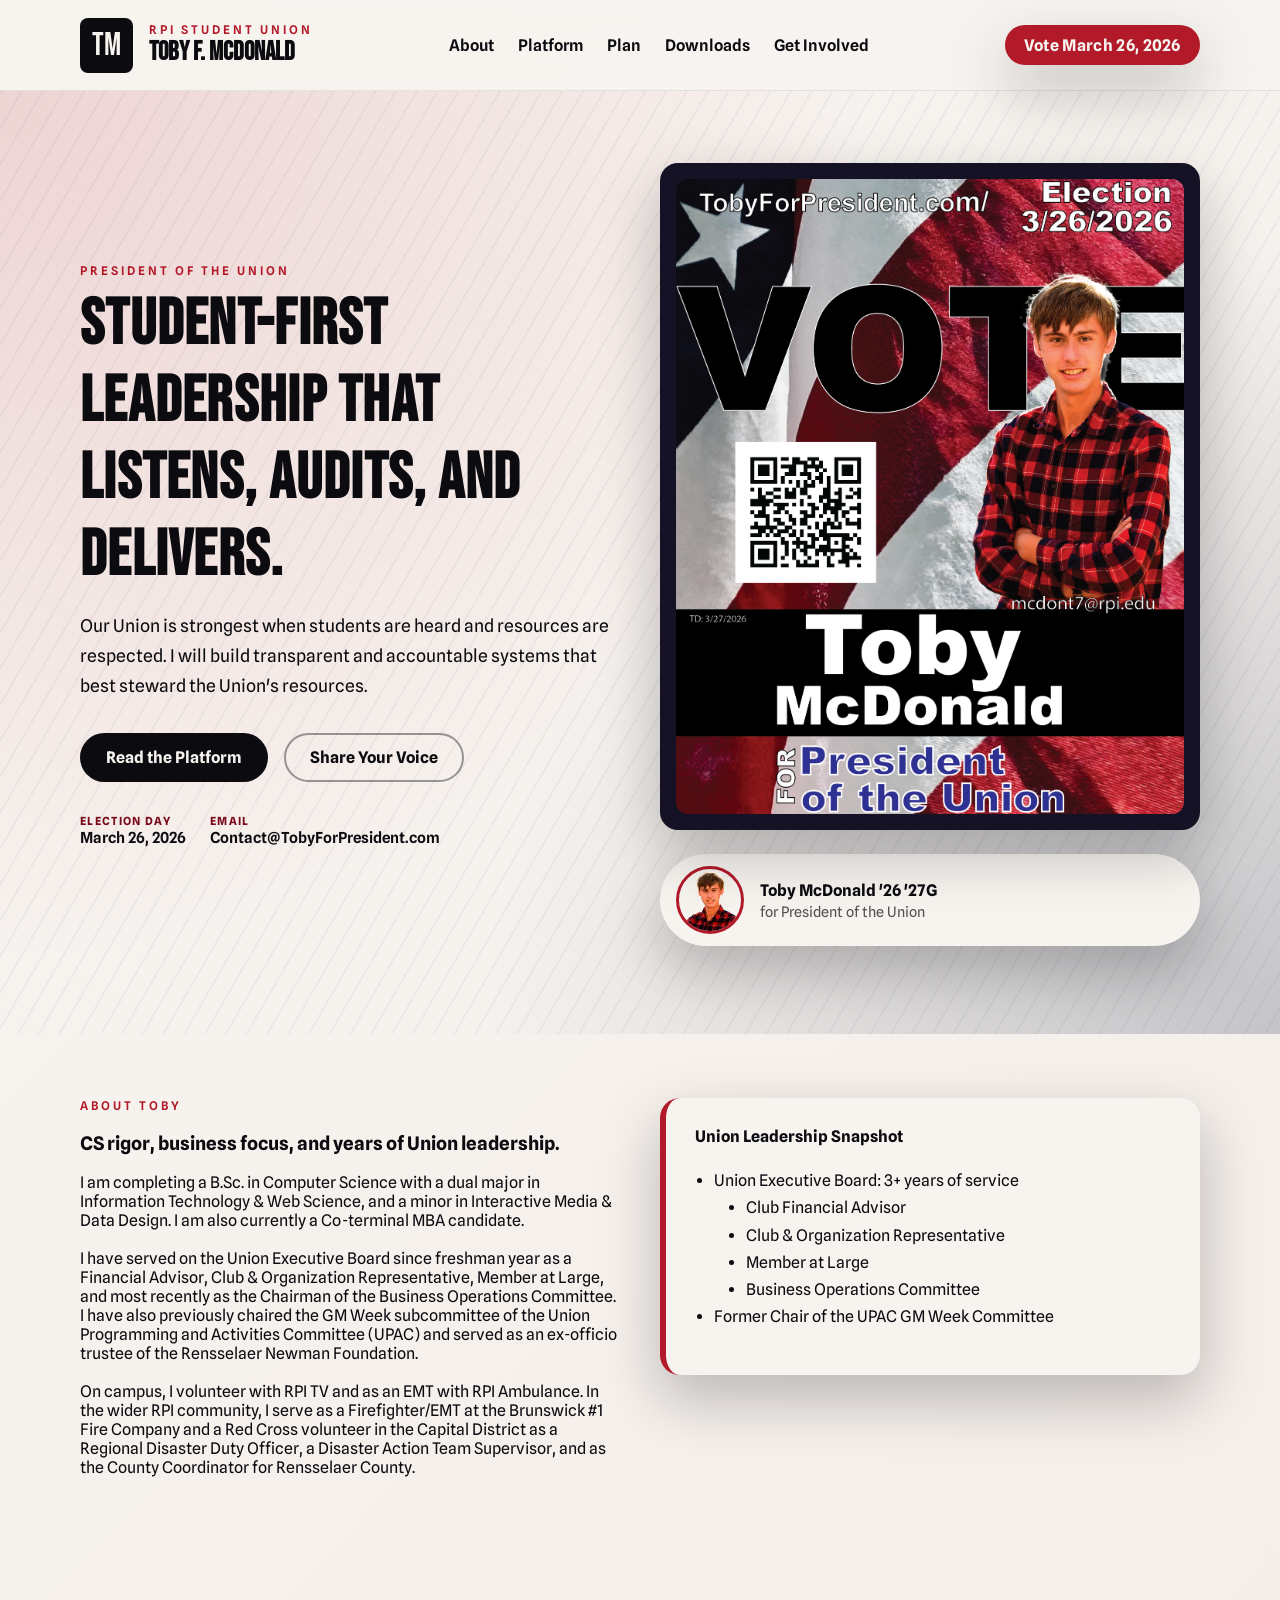
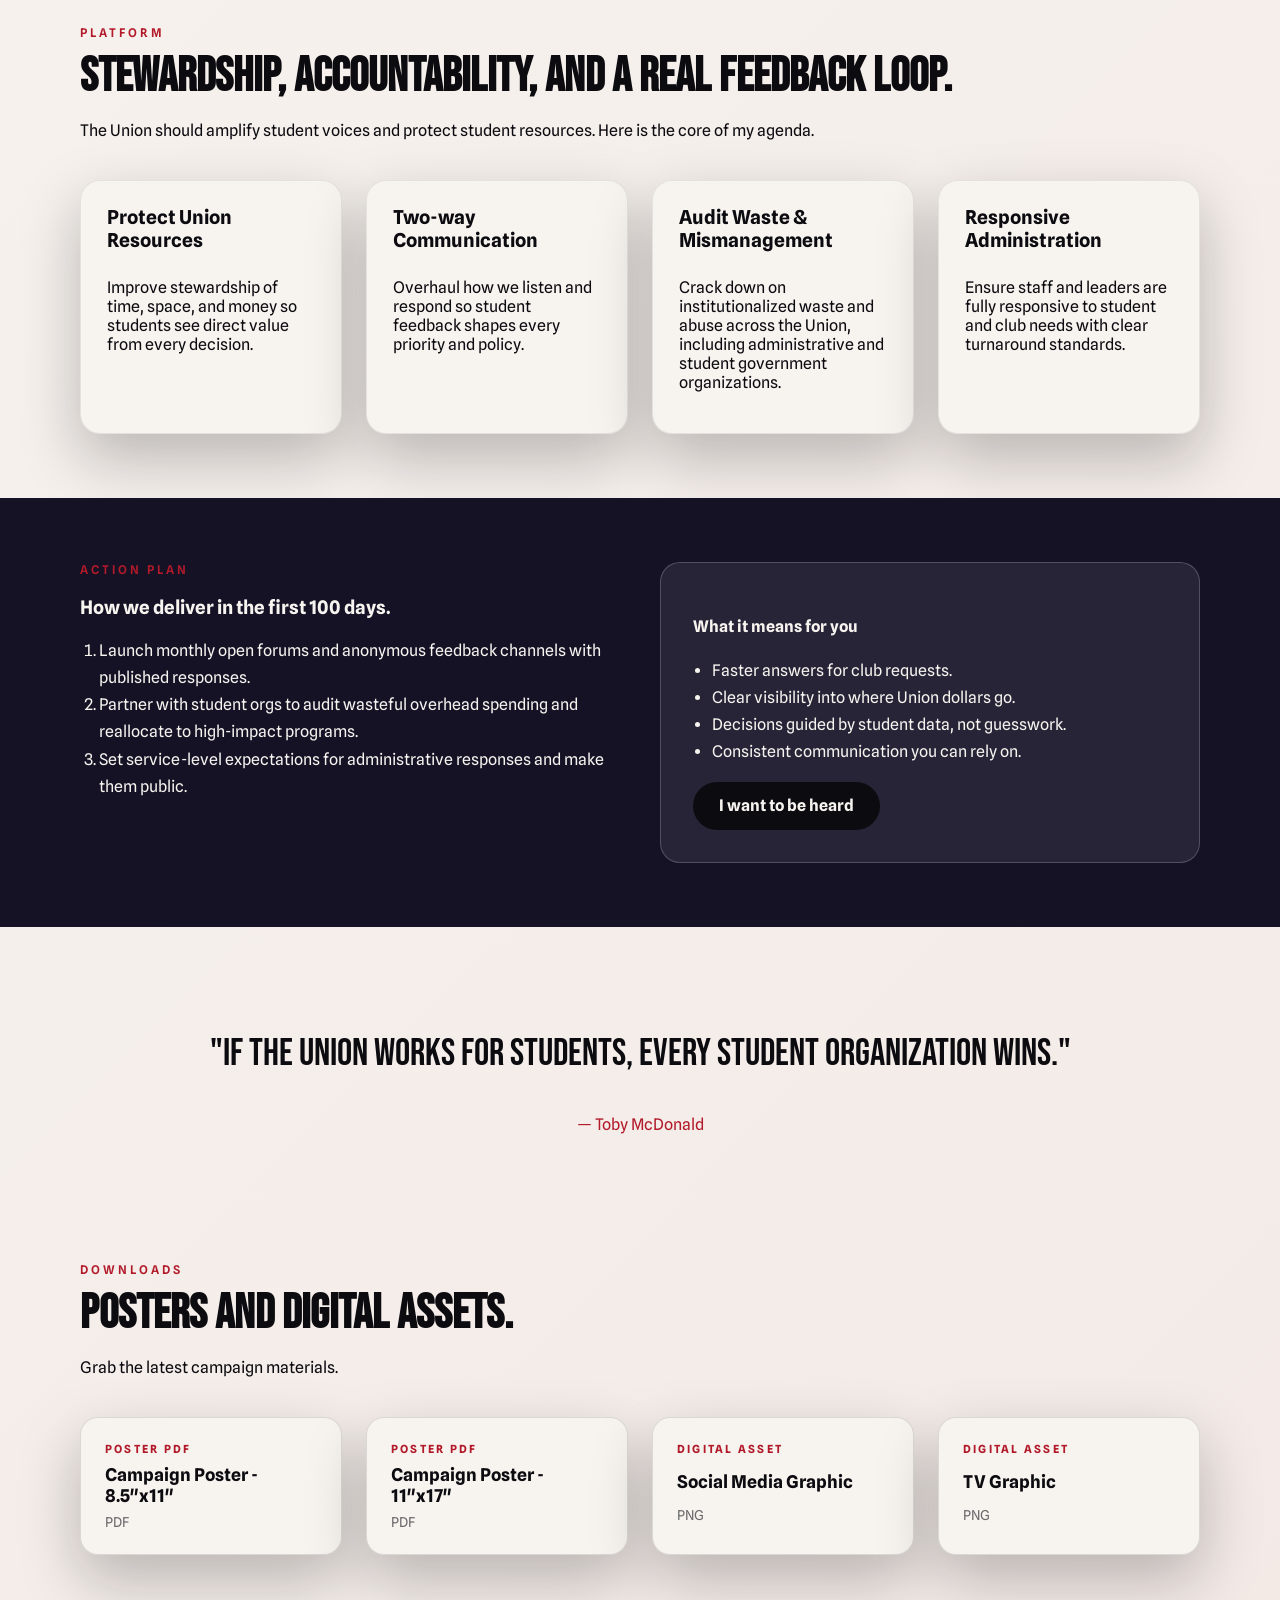
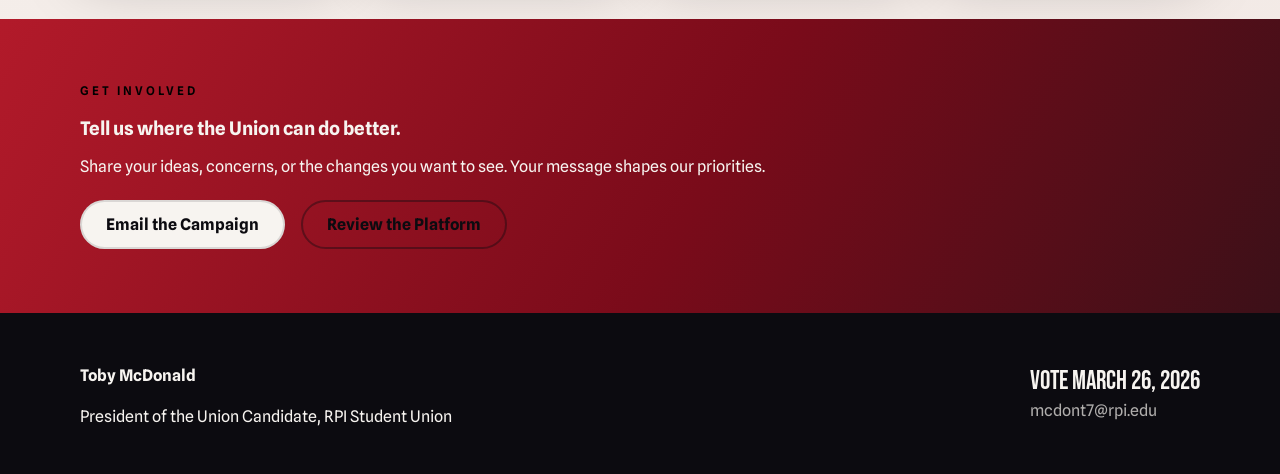
<file: index.html>
<!doctype html>
<html lang="en">
<head>
  <meta charset="utf-8" />
  <meta name="viewport" content="width=device-width, initial-scale=1" />
  <title>Toby McDonald for President of the Union</title>
  <meta name="description" content="Vote March 26, 2026. A student-first platform for transparent stewardship, two-way communication, and accountable leadership." />
  <link rel="stylesheet" href="styles.css" />
</head>
<body>
  <header class="site-header">
    <div class="container nav">
      <div class="brand">
        <span class="brand-mark">TM</span>
        <div class="brand-text">
          <p class="eyebrow">RPI Student Union</p>
          <h1>Toby F. McDonald</h1>
        </div>
      </div>
      <nav class="nav-links">
        <a href="#about">About</a>
        <a href="#platform">Platform</a>
        <a href="#plan">Plan</a>
        <a href="#downloads">Downloads</a>
        <a href="#get-involved">Get Involved</a>
      </nav>
      <a class="cta" href="#get-involved">Vote March 26, 2026</a>
    </div>
  </header>

  <main>
    <section class="hero">
      <div class="hero-bg"></div>
      <div class="container hero-grid">
        <div class="hero-copy">
          <p class="eyebrow">President of the Union</p>
          <h2>Student-first leadership that listens, audits, and delivers.</h2>
          <p class="lead">
            Our Union is strongest when students are heard and resources are respected.
            I will build transparent and accountable systems that best steward the Union's resources.
          </p>
          <div class="hero-actions">
            <a class="btn primary" href="#platform">Read the Platform</a>
            <a class="btn ghost" href="#get-involved">Share Your Voice</a>
          </div>
          <div class="hero-meta">
            <div>
              <span class="meta-label">Election Day</span>
              <span class="meta-value">March 26, 2026</span>
            </div>
            <div>
              <span class="meta-label">Email</span>
              <span class="meta-value">Contact@TobyForPresident.com</span>
            </div>
          </div>
        </div>

        <div class="hero-visual">
          <div class="poster-frame">
            <img src="assets/campaign-poster.png" alt="Campaign poster for Toby McDonald" />
          </div>
          <div class="portrait-card">
            <img src="assets/portrait.png" alt="Toby McDonald" />
            <div>
              <p class="portrait-name">Toby McDonald '26 '27G</p>
              <p class="portrait-title">for President of the Union</p>
            </div>
          </div>
        </div>
      </div>
    </section>

    <section id="about" class="section">
      <div class="container about-grid">
        <div class="about-copy">
          <p class="eyebrow">About Toby</p>
          <h3>CS rigor, business focus, and years of Union leadership.</h3>
          <p>
            I am completing a B.Sc. in Computer Science with a dual major in Information Technology & Web Science, and
			a minor in Interactive Media & Data Design. I am also currently a Co-terminal MBA candidate.
          </p>
          <p>
            I have served on the Union Executive Board since freshman year as a Financial Advisor, Club & Organization
            Representative, Member at Large, and most recently as the Chairman of the Business Operations Committee.
            I have also previously chaired the GM Week subcommittee of the Union Programming and Activities Committee (UPAC)
			and served as an ex-officio trustee of the Rensselaer Newman Foundation.
          </p>
          <p>
            On campus, I volunteer with RPI TV and as an EMT with RPI Ambulance. In the wider RPI community, I serve as a
			Firefighter/EMT at the Brunswick #1 Fire Company and a Red Cross volunteer in the Capital District as a Regional
			Disaster Duty Officer, a Disaster Action Team Supervisor, and as the County Coordinator for Rensselaer County.
          </p>
        </div>
        <div class="about-highlight">
          <h4>Union Leadership Snapshot</h4>
          <ul>
            <li>Union Executive Board: 3+ years of service</li>
			<li style="margin-left:2em">Club Financial Advisor</li>
			<li style="margin-left:2em">Club & Organization Representative</li>
			<li style="margin-left:2em">Member at Large</li>
			<li style="margin-left:2em">Business Operations Committee</li>
            <li>Former Chair of the UPAC GM Week Committee</li>
          </ul>
        </div>
      </div>
    </section>

    <section id="platform" class="section">
      <div class="container">
        <div class="section-title">
          <p class="eyebrow">Platform</p>
          <h3>Stewardship, accountability, and a real feedback loop.</h3>
          <p>
            The Union should amplify student voices and protect student resources. Here is the core of my agenda.
          </p>
        </div>
        <div class="card-grid">
          <article class="card">
            <h4>Protect Union Resources</h4>
            <p>Improve stewardship of time, space, and money so students see direct value from every decision.</p>
          </article>
          <article class="card">
            <h4>Two-way Communication</h4>
            <p>Overhaul how we listen and respond so student feedback shapes every priority and policy.</p>
          </article>
          <article class="card">
            <h4>Audit Waste & Mismanagement</h4>
            <p>Crack down on institutionalized waste and abuse across the Union, including administrative and student government organizations.</p>
          </article>
          <article class="card">
            <h4>Responsive Administration</h4>
            <p>Ensure staff and leaders are fully responsive to student and club needs with clear turnaround standards.</p>
          </article>
        </div>
      </div>
    </section>

    <section id="plan" class="section section-alt">
      <div class="container plan-grid">
        <div>
          <p class="eyebrow">Action Plan</p>
          <h3>How we deliver in the first 100 days.</h3>
          <ol class="plan-list">
            <li>Launch monthly open forums and anonymous feedback channels with published responses.</li>
            <li>Partner with student orgs to audit wasteful overhead spending and reallocate to high-impact programs.</li>
            <li>Set service-level expectations for administrative responses and make them public.</li>
          </ol>
        </div>
        <div class="plan-panel">
          <h4>What it means for you</h4>
          <ul>
            <li>Faster answers for club requests.</li>
            <li>Clear visibility into where Union dollars go.</li>
            <li>Decisions guided by student data, not guesswork.</li>
            <li>Consistent communication you can rely on.</li>
          </ul>
          <a class="btn primary" href="#get-involved">I want to be heard</a>
        </div>
      </div>
    </section>

    <section class="section">
      <div class="container quote">
        <p>"If the Union works for students, every student organization wins."</p>
        <span>— Toby McDonald</span>
      </div>
    </section>

    <section id="downloads" class="section">
      <div class="container">
        <div class="section-title">
          <p class="eyebrow">Downloads</p>
          <h3>Posters and digital assets.</h3>
          <p>
            Grab the latest campaign materials.
          </p>
        </div>
        <div class="download-grid">
          <a class="download-card" href="assets/poster-1.pdf" download>
            <span class="download-label">Poster PDF</span>
            <span class="download-title">Campaign Poster - 8.5"x11"</span>
            <span class="download-meta">PDF</span>
          </a>
          <a class="download-card" href="assets/poster-2.pdf" download>
            <span class="download-label">Poster PDF</span>
            <span class="download-title">Campaign Poster - 11"x17"</span>
            <span class="download-meta">PDF</span>
          </a>
          <a class="download-card" href="assets/digital-asset-1.png" download>
            <span class="download-label">Digital Asset</span>
            <span class="download-title">Social Media Graphic</span>
            <span class="download-meta">PNG</span>
          </a>
          <a class="download-card" href="assets/digital-asset-2.png" download>
            <span class="download-label">Digital Asset</span>
            <span class="download-title">TV Graphic</span>
            <span class="download-meta">PNG</span>
          </a>
        </div>
      </div>
    </section>

    <section id="get-involved" class="section section-cta">
      <div class="container cta-grid">
        <div>
          <p class="eyebrow" style="color:black;">Get Involved</p>
          <h3>Tell us where the Union can do better.</h3>
          <p>
            Share your ideas, concerns, or the changes you want to see. Your message shapes our priorities.
          </p>
          <div class="cta-actions">
            <a class="btn light" href="mailto:contact@TobyForPresident.com">Email the Campaign</a>
            <a class="btn ghost" href="#platform">Review the Platform</a>
          </div>
        </div>
      </div>
    </section>
  </main>

  <footer class="site-footer">
    <div class="container footer-grid">
      <div>
        <h4>Toby McDonald</h4>
        <p>President of the Union Candidate, RPI Student Union</p>
      </div>
      <div>
        <p class="footer-cta">Vote March 26, 2026</p>
        <p class="footer-email">mcdont7@rpi.edu</p>
      </div>
    </div>
  </footer>
</body>
</html>
</file>
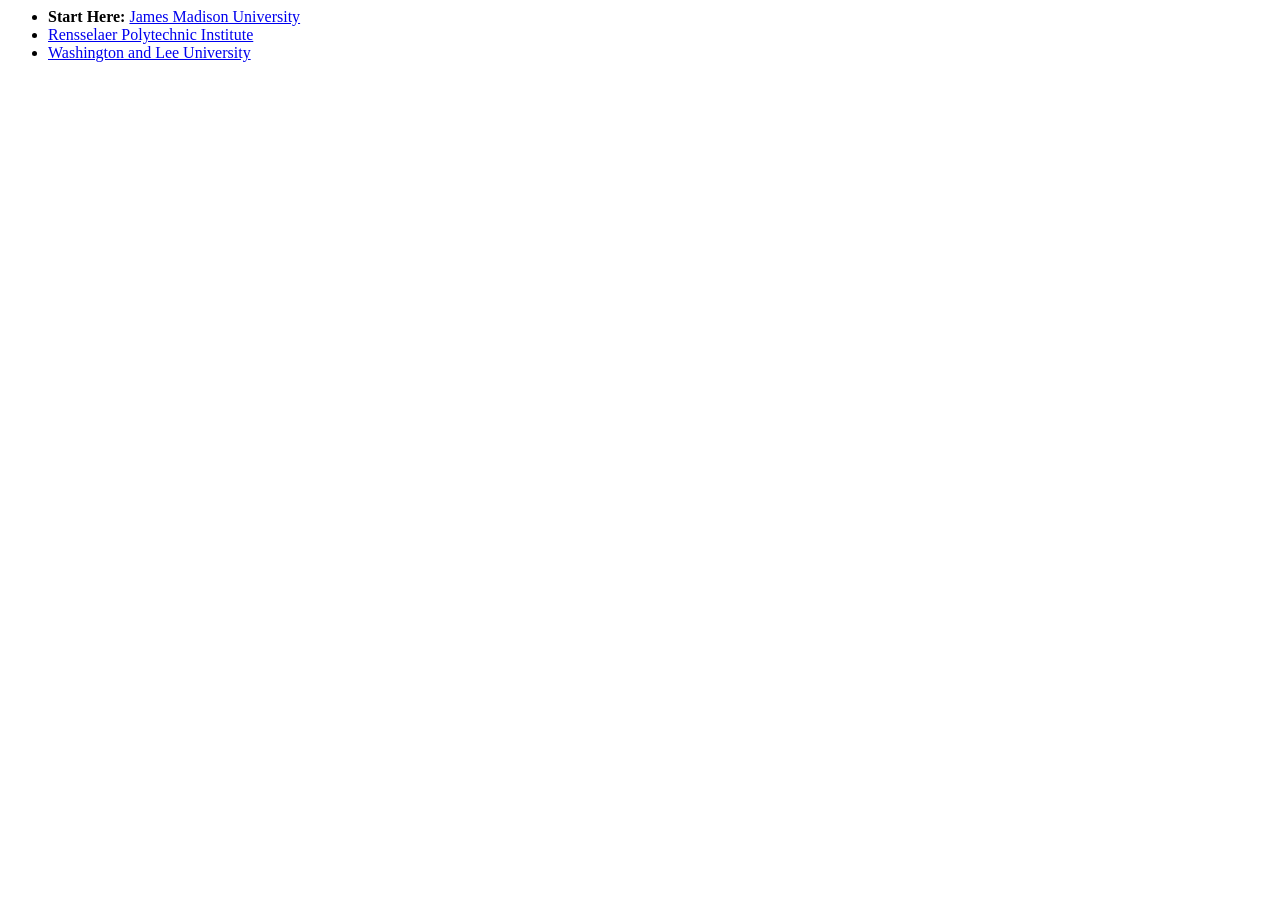
<file: old/index.html>
<html>
<ul>
  <li><b>Start Here: </b><a href="https://lcpsfhs.maps.arcgis.com/apps/Cascade/index.html?appid=bfa2dc311fef4e63b48736436ee6dd84">James Madison University</a></li>
  <li><a href="https://lcpsfhs.maps.arcgis.com/apps/Cascade/index.html?appid=78776e9e94d34e68b35a6836ed53d8bf">Rensselaer Polytechnic Institute</a></li>
  <li><a href="https://lcpsfhs.maps.arcgis.com/apps/Cascade/index.html?appid=94e0898b71664ee39d051da7b738c2b9">Washington and Lee University</a></li>
</ul>
</html>
</file>
<file: styles.css>
@import url("https://fonts.googleapis.com/css2?family=Bebas+Neue&family=Spline+Sans:wght@300;400;600;700&display=swap");

:root {
  --ink: #0c0b10;
  --night: #151226;
  --white: #f7f4f0;
  --red: #b21a2a;
  --red-dark: #7a0b1a;
  --navy: #1a2a4a;
  --gold: #f0c36a;
  --shadow: 0 24px 60px rgba(12, 11, 16, 0.25);
}

* {
  box-sizing: border-box;
}

body {
  margin: 0;
  font-family: "Spline Sans", "Trebuchet MS", sans-serif;
  color: var(--ink);
  background: linear-gradient(135deg, #f8f5f1 0%, #f2e9e5 100%);
}

a {
  color: inherit;
  text-decoration: none;
}

img {
  max-width: 100%;
  display: block;
}

.container {
  width: min(1120px, 92vw);
  margin: 0 auto;
}

.eyebrow {
  text-transform: uppercase;
  letter-spacing: 0.25em;
  font-size: 0.75rem;
  font-weight: 600;
  color: var(--red);
  margin: 0 0 0.5rem 0;
}

.site-header {
  position: sticky;
  top: 0;
  z-index: 10;
  background: rgba(247, 244, 240, 0.92);
  backdrop-filter: blur(14px);
  border-bottom: 1px solid rgba(12, 11, 16, 0.08);
}

.nav {
  display: flex;
  align-items: center;
  justify-content: space-between;
  gap: 1.5rem;
  padding: 1.1rem 0;
}

.brand {
  display: flex;
  align-items: center;
  gap: 1rem;
}

.brand-mark {
  font-family: "Bebas Neue", sans-serif;
  font-size: 2rem;
  padding: 0.5rem 0.75rem;
  background: var(--ink);
  color: var(--white);
  border-radius: 8px;
}

.brand-text h1 {
  font-family: "Bebas Neue", sans-serif;
  font-size: 1.6rem;
  margin: 0;
}

.brand-text p {
  margin: 0;
}

.nav-links {
  display: flex;
  gap: 1.5rem;
  font-weight: 600;
}

.cta {
  background: var(--red);
  color: var(--white);
  padding: 0.65rem 1.2rem;
  border-radius: 999px;
  font-weight: 700;
  letter-spacing: 0.02em;
  box-shadow: var(--shadow);
}

.hero {
  position: relative;
  overflow: hidden;
  padding: 4.5rem 0 5.5rem;
}

.hero-bg {
  position: absolute;
  inset: 0;
  background:
    radial-gradient(circle at top left, rgba(178, 26, 42, 0.15), transparent 55%),
    radial-gradient(circle at bottom right, rgba(26, 42, 74, 0.22), transparent 50%),
    repeating-linear-gradient(120deg, rgba(12, 11, 16, 0.04) 0 2px, transparent 2px 18px);
  z-index: 0;
}

.hero-grid {
  position: relative;
  z-index: 1;
  display: grid;
  grid-template-columns: repeat(auto-fit, minmax(280px, 1fr));
  gap: 2.5rem;
  align-items: center;
}

.hero-copy h2 {
  font-family: "Bebas Neue", sans-serif;
  font-size: clamp(2.5rem, 5vw, 4.2rem);
  margin: 0 0 1rem;
  letter-spacing: 0.02em;
}

.hero-copy .lead {
  font-size: 1.1rem;
  line-height: 1.7;
  margin-bottom: 2rem;
}

.hero-actions {
  display: flex;
  flex-wrap: wrap;
  gap: 1rem;
  margin-bottom: 2rem;
}

.btn {
  display: inline-flex;
  align-items: center;
  justify-content: center;
  padding: 0.8rem 1.5rem;
  border-radius: 999px;
  font-weight: 700;
  border: 2px solid transparent;
  transition: transform 0.2s ease, box-shadow 0.2s ease;
}

.btn:hover {
  transform: translateY(-2px);
  box-shadow: 0 18px 35px rgba(12, 11, 16, 0.2);
}

.btn.primary {
  background: var(--ink);
  color: var(--white);
}

.btn.ghost {
  border-color: rgba(12, 11, 16, 0.4);
  color: var(--ink);
}

.btn.light {
  background: var(--white);
  color: var(--ink);
  border-color: rgba(12, 11, 16, 0.12);
}

.hero-meta {
  display: flex;
  flex-wrap: wrap;
  gap: 1.5rem;
  font-size: 0.95rem;
}

.meta-label {
  display: block;
  font-weight: 700;
  text-transform: uppercase;
  letter-spacing: 0.12em;
  font-size: 0.7rem;
  color: var(--red-dark);
}

.meta-value {
  font-weight: 600;
}

.hero-visual {
  display: grid;
  gap: 1.5rem;
}

.poster-frame {
  position: relative;
  background: var(--night);
  padding: 1rem;
  border-radius: 18px;
  box-shadow: var(--shadow);
}

.poster-frame img {
  border-radius: 12px;
  aspect-ratio: 4 / 5;
  object-fit: cover;
}

.poster-tag {
  position: absolute;
  bottom: 1rem;
  right: 1rem;
  background: var(--gold);
  color: var(--ink);
  padding: 0.35rem 0.8rem;
  border-radius: 999px;
  font-weight: 700;
}

.portrait-card {
  display: flex;
  align-items: center;
  gap: 1rem;
  background: var(--white);
  border-radius: 999px;
  padding: 0.75rem 1rem;
  box-shadow: var(--shadow);
}

.portrait-card img {
  width: 68px;
  height: 68px;
  border-radius: 50%;
  object-fit: cover;
  border: 3px solid var(--red);
}

.portrait-name {
  font-weight: 700;
  margin: 0;
}

.portrait-title {
  margin: 0.2rem 0 0;
  font-size: 0.9rem;
  color: rgba(12, 11, 16, 0.7);
}

.section {
  padding: 4rem 0;
}

.about-grid {
  display: grid;
  gap: 2.5rem;
  grid-template-columns: repeat(auto-fit, minmax(260px, 1fr));
  align-items: start;
}

.about-copy p {
  margin: 0 0 1.2rem;
}

.about-highlight {
  background: var(--white);
  padding: 1.8rem;
  border-radius: 20px;
  box-shadow: var(--shadow);
  border-left: 6px solid var(--red);
}

.about-highlight h4 {
  margin-top: 0;
}

.about-highlight ul {
  padding-left: 1.2rem;
  line-height: 1.7;
}

.section-title h3 {
  font-family: "Bebas Neue", sans-serif;
  font-size: clamp(2rem, 4vw, 3rem);
  margin: 0 0 0.75rem;
}

.card-grid {
  display: grid;
  grid-template-columns: repeat(auto-fit, minmax(220px, 1fr));
  gap: 1.5rem;
  margin-top: 2.5rem;
}

.card {
  background: var(--white);
  border-radius: 20px;
  padding: 1.6rem;
  box-shadow: var(--shadow);
  border: 1px solid rgba(12, 11, 16, 0.08);
}

.card h4 {
  margin-top: 0;
  font-size: 1.2rem;
}

.section-alt {
  background: var(--night);
  color: var(--white);
}

.plan-grid {
  display: grid;
  gap: 2.5rem;
  grid-template-columns: repeat(auto-fit, minmax(260px, 1fr));
}

.plan-list {
  padding-left: 1.2rem;
  line-height: 1.7;
}

.plan-panel {
  background: rgba(255, 255, 255, 0.08);
  padding: 2rem;
  border-radius: 20px;
  border: 1px solid rgba(255, 255, 255, 0.2);
}

.plan-panel ul {
  padding-left: 1.2rem;
  line-height: 1.7;
}

.quote {
  text-align: center;
  font-family: "Bebas Neue", sans-serif;
  font-size: clamp(1.8rem, 3vw, 2.6rem);
}

.quote span {
  display: block;
  font-size: 1rem;
  font-family: "Spline Sans", sans-serif;
  margin-top: 1rem;
  color: var(--red);
}

.download-grid {
  display: grid;
  grid-template-columns: repeat(auto-fit, minmax(220px, 1fr));
  gap: 1.5rem;
  margin-top: 2.5rem;
}

.download-card {
  background: var(--white);
  border-radius: 18px;
  padding: 1.5rem;
  border: 1px solid rgba(12, 11, 16, 0.12);
  box-shadow: var(--shadow);
  display: grid;
  gap: 0.5rem;
  transition: transform 0.2s ease, box-shadow 0.2s ease;
}

.download-card:hover {
  transform: translateY(-4px);
  box-shadow: 0 20px 40px rgba(12, 11, 16, 0.22);
}

.download-label {
  text-transform: uppercase;
  letter-spacing: 0.2em;
  font-size: 0.7rem;
  color: var(--red);
  font-weight: 700;
}

.download-title {
  font-weight: 700;
  font-size: 1.1rem;
}

.download-meta {
  font-size: 0.85rem;
  color: rgba(12, 11, 16, 0.6);
}

.section-cta {
  background: linear-gradient(120deg, var(--red) 0%, var(--red-dark) 55%, #3c1018 100%);
  color: var(--white);
}

.cta-grid {
  display: grid;
  grid-template-columns: repeat(auto-fit, minmax(240px, 1fr));
  gap: 2.5rem;
  align-items: center;
}

.cta-actions {
  display: flex;
  flex-wrap: wrap;
  gap: 1rem;
  margin-top: 1.5rem;
}

.qr-card {
  background: rgba(255, 255, 255, 0.12);
  padding: 1.5rem;
  border-radius: 18px;
  text-align: center;
}

.qr-card img {
  width: 220px;
  margin: 0 auto 1rem;
  border-radius: 12px;
  background: var(--white);
  padding: 0.75rem;
}

.site-footer {
  background: var(--ink);
  color: var(--white);
  padding: 2rem 0;
}

.footer-grid {
  display: flex;
  align-items: center;
  justify-content: space-between;
  flex-wrap: wrap;
  gap: 1rem;
}

.footer-cta {
  font-family: "Bebas Neue", sans-serif;
  font-size: 1.6rem;
  margin: 0 0 0.25rem;
}

.footer-email {
  margin: 0;
  color: rgba(247, 244, 240, 0.7);
}

@media (max-width: 860px) {
  .nav-links {
    display: none;
  }

  .cta {
    display: none;
  }
}

@media (max-width: 700px) {
  .hero {
    padding: 3.5rem 0 4rem;
  }

  .portrait-card {
    border-radius: 20px;
  }
}

@keyframes fadeUp {
  from {
    opacity: 0;
    transform: translateY(18px);
  }
  to {
    opacity: 1;
    transform: translateY(0);
  }
}

.section,
.hero-copy,
.hero-visual {
  animation: fadeUp 0.8s ease both;
}

.hero-visual {
  animation-delay: 0.2s;
}

.card {
  animation: fadeUp 0.8s ease both;
}

.card:nth-child(2) { animation-delay: 0.05s; }
.card:nth-child(3) { animation-delay: 0.1s; }
.card:nth-child(4) { animation-delay: 0.15s; }
</file>
